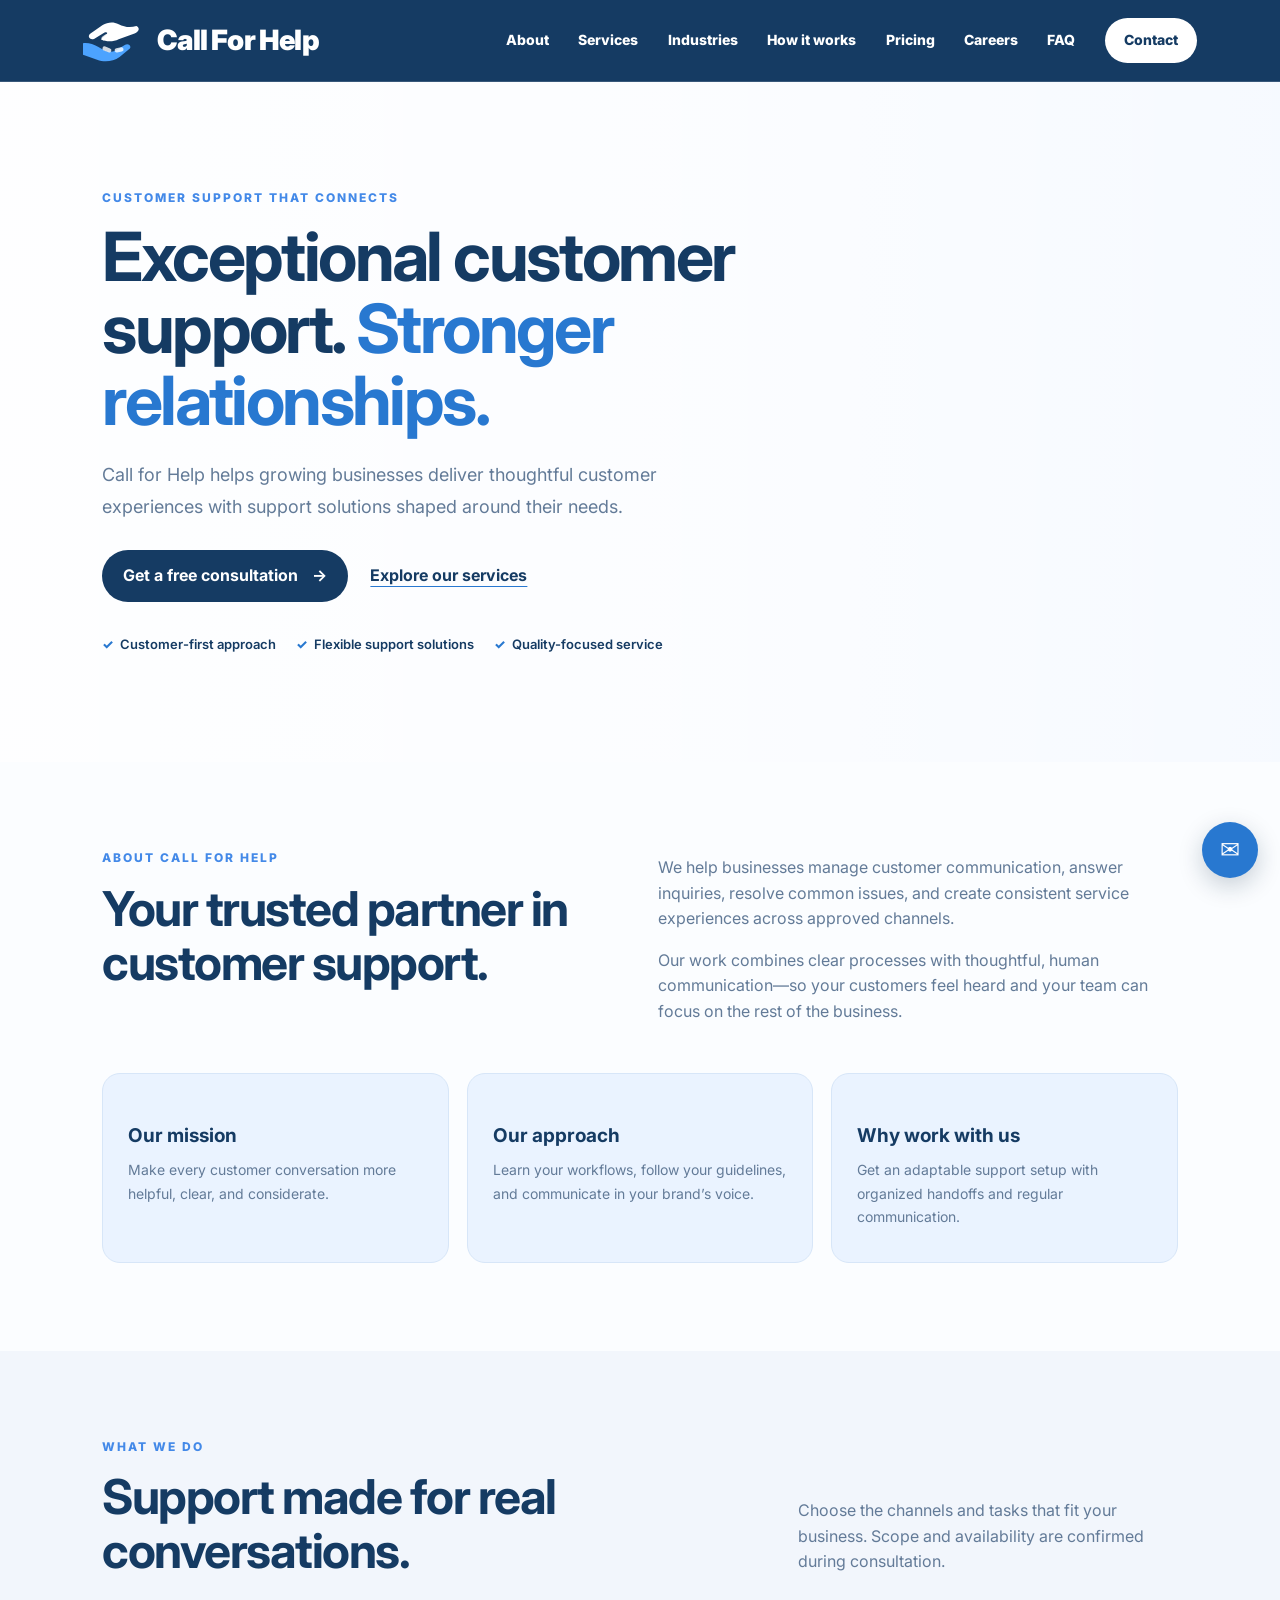
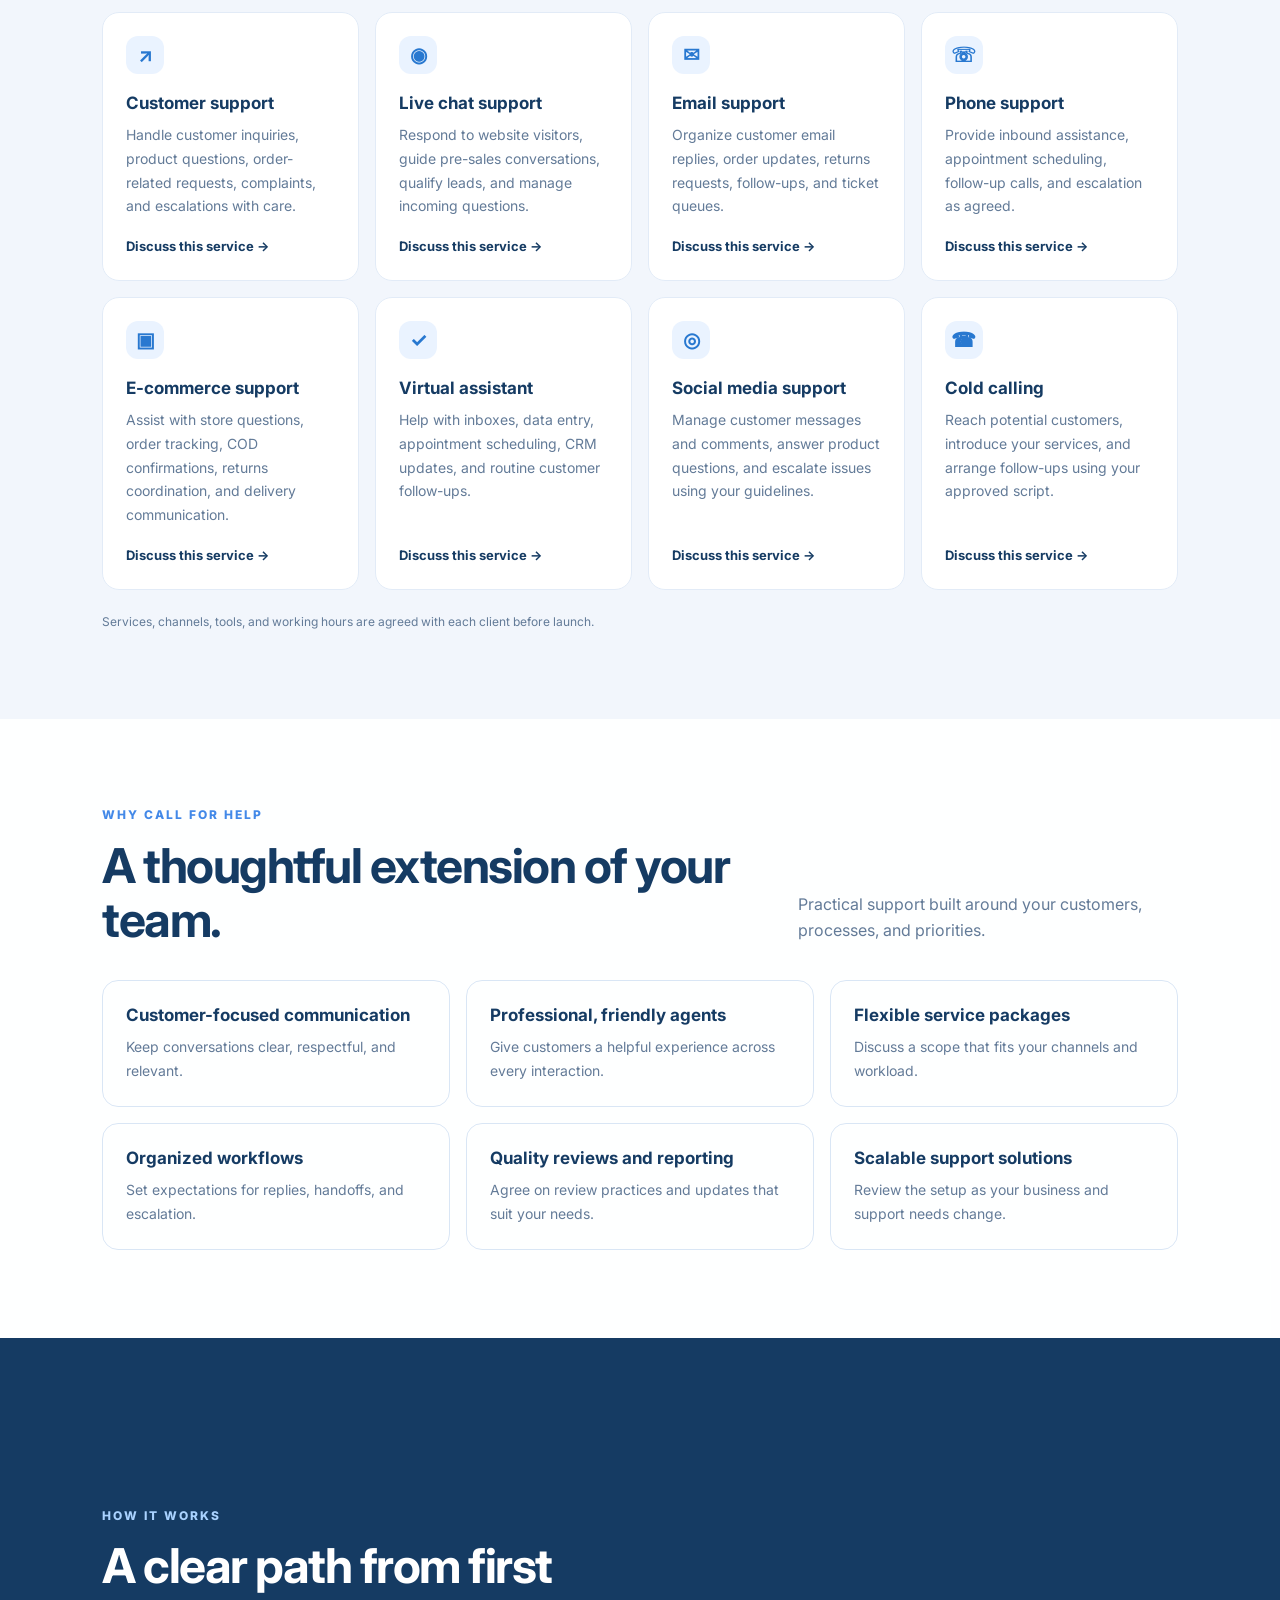
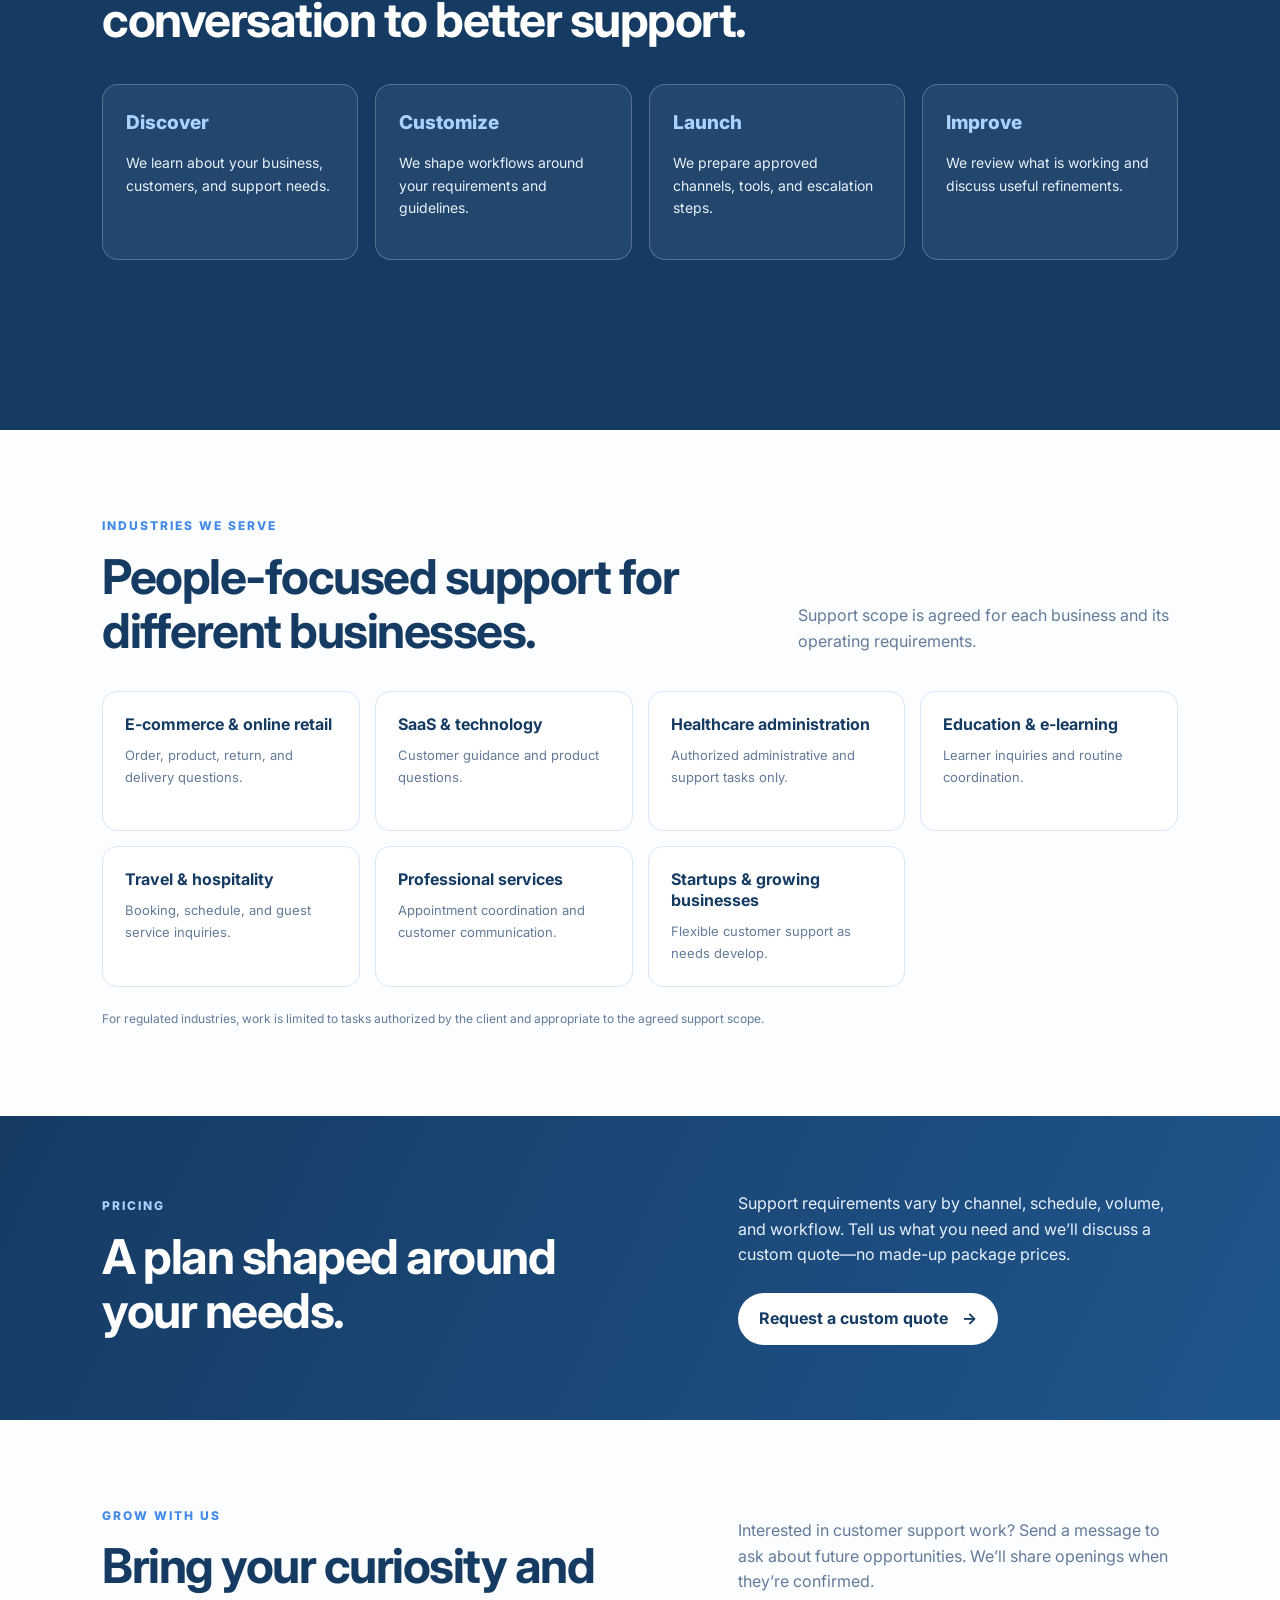
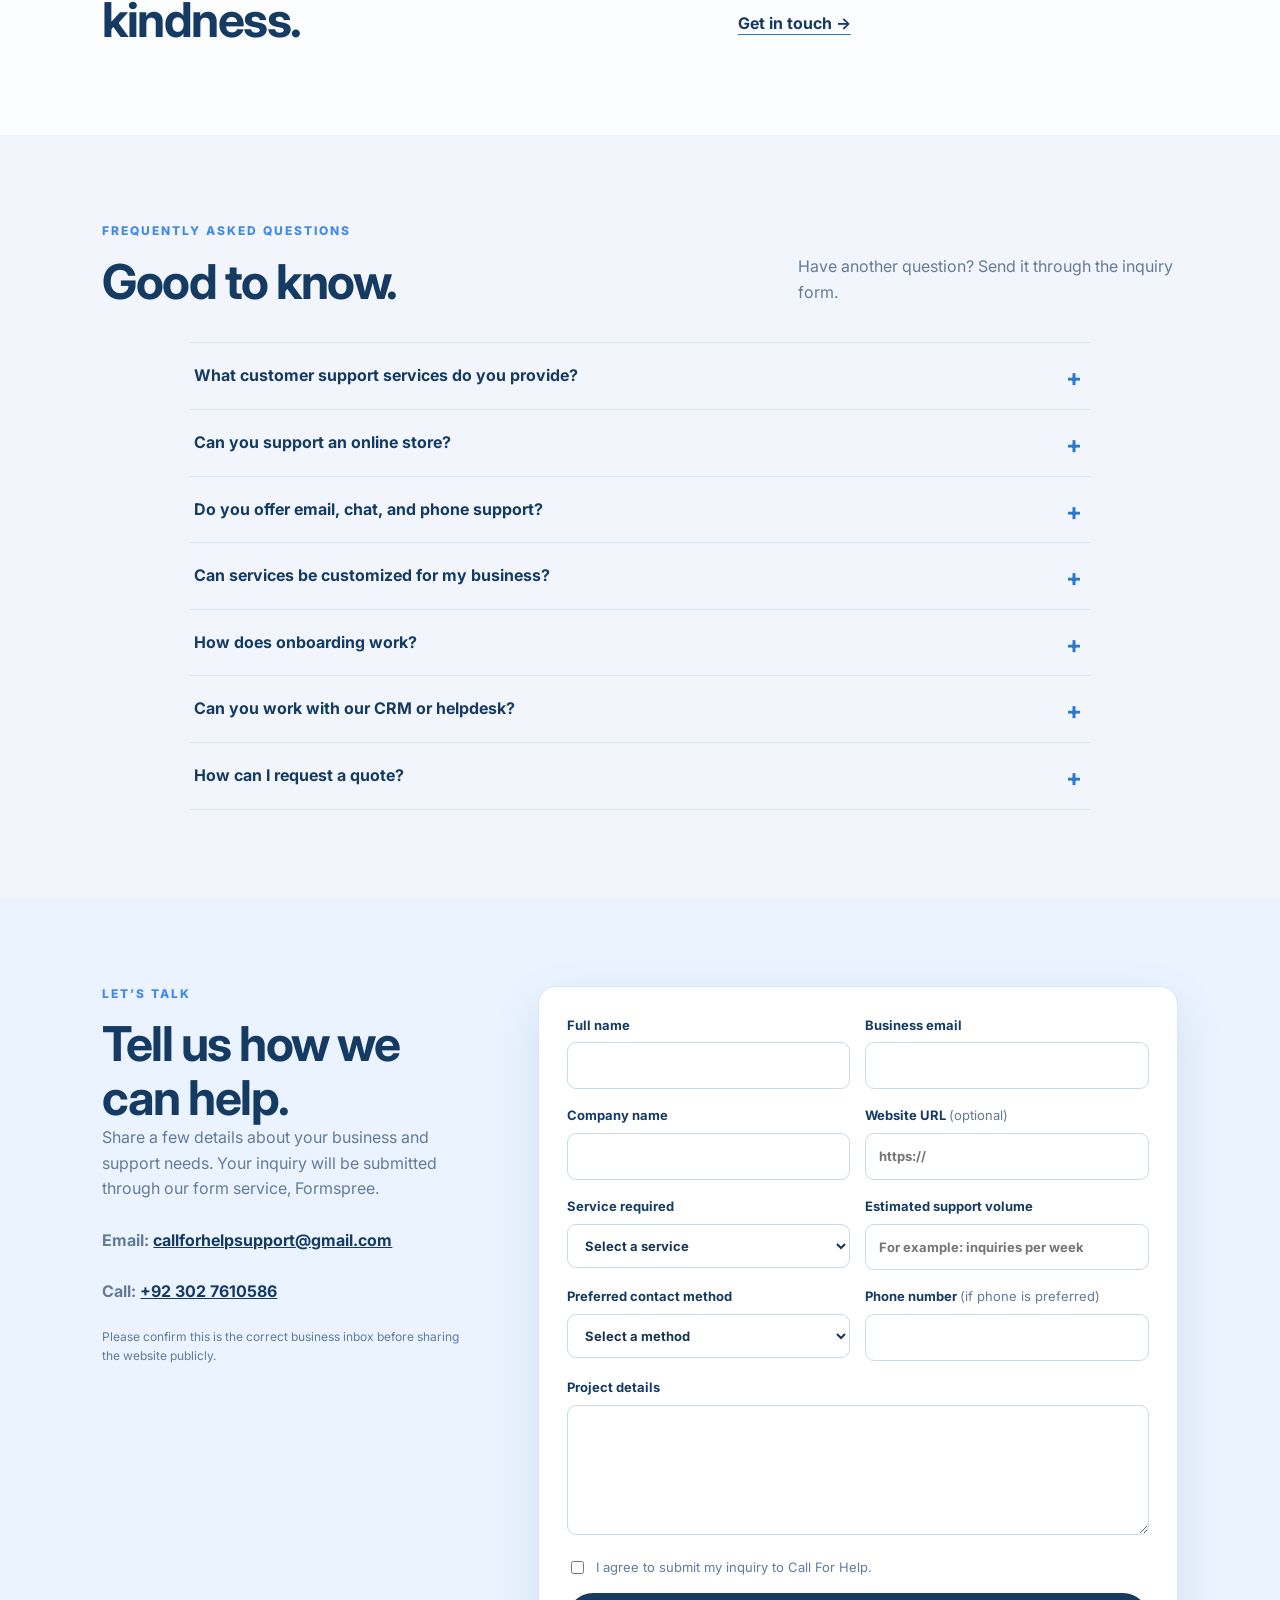
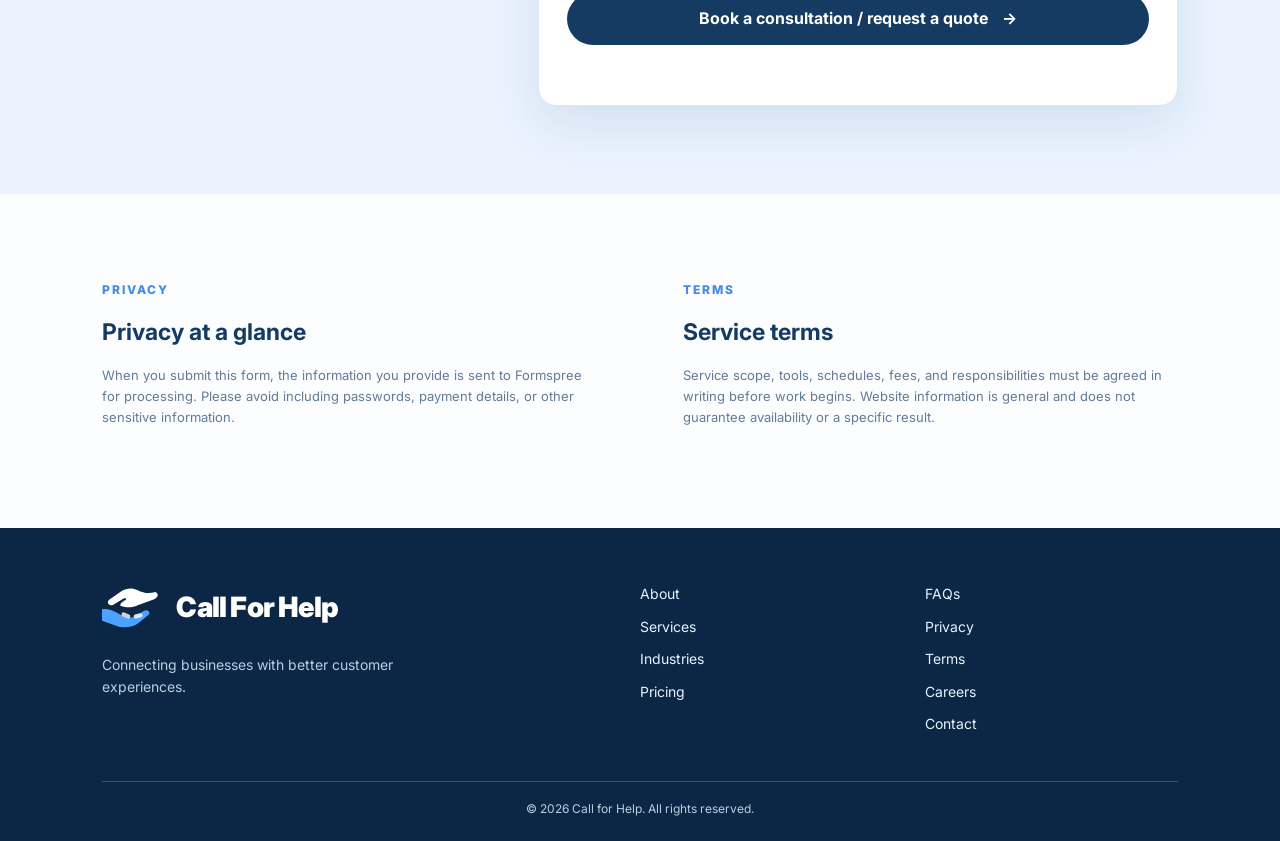
<file: index.html>
<!DOCTYPE html>
<html lang="en">
<head>
  <meta charset="UTF-8">
  <meta name="viewport" content="width=device-width, initial-scale=1.0">
  <meta name="description" content="Call For Help provides professional customer support, live chat, email support, e-commerce assistance, virtual assistant and social media support for growing businesses.">
  <meta name="theme-color" content="#153b63">
  <meta property="og:title" content="Call for Help | Customer Support Services">
  <meta property="og:description" content="Customer support that helps businesses build better customer experiences.">
  <meta property="og:type" content="website">
  <title>Call For Help | Customer Support, Live Chat & Virtual Assistant Services</title>
  <link rel="icon" type="image/png" sizes="96x96" href="/favicon-96(1).png">
  <script type="application/ld+json">
{
  "@context": "https://schema.org",
  "@type": "WebSite",
  "name": "Call For Help",
  "alternateName": "Call for Help",
  "url": "https://callforhelp.online/"
}
</script>
  <link rel="icon" type="image/png" sizes="96x96" href="/favicon-96.png">
  <link rel="icon" type="image/svg+xml" href="favicon.svg">
  <link rel="icon" type="image/png" sizes="48x48" href="/favicon-48.png">
  <link rel="preconnect" href="https://fonts.googleapis.com">
  <link rel="preconnect" href="https://fonts.gstatic.com" crossorigin>
  <link href="https://fonts.googleapis.com/css2?family=Inter:wght@400;500;600;700;800&display=swap" rel="stylesheet">
  <link rel="stylesheet" href="style.css">
</head>
<body>
  <header class="site-header">
    <a class="brand" href="#home" aria-label="Call for Help home">
      <svg class="brand-mark" viewBox="0 0 64 48" aria-hidden="true"><path d="M57 8c-7 2-13 1-19-2-6-3-12-2-17 1L8 16c-3 2-2 6 2 6 1 0 2 0 3-1l10-6c2-1 4 0 2 2l-6 5c6 3 13 3 19 0l17-6c5-2 6-6 2-8Z" fill="#ffffff"/><path d="M7 27c7-2 13 0 19 3l7 4c4 2 8 2 12 0l10-6c3-2 7 1 5 4L49 41c-7 5-16 6-24 3L8 38c-6-2-7-8-1-11Z" fill="#4ca3ff" transform="translate(-10 0)"/><path d="M22 21l3-2m8 0 4-2m-14 15 5 2m8 0 5-1" fill="none" stroke="#fff" stroke-width="1.5" stroke-linecap="round" opacity=".8"/></svg>
      <span>Call For Help</span>
    </a>
    <button class="menu-toggle" type="button" aria-label="Open navigation" aria-expanded="false" aria-controls="main-nav">
      <span></span><span></span><span></span>
    </button>
    <nav class="main-nav" id="main-nav" aria-label="Main navigation">
      <a href="about.html">About</a>
      <a href="services.html">Services</a>
      <a href="industries.html">Industries</a>
      <a href="#how-it-works">How it works</a>
      <a href="pricing.html">Pricing</a>
<a href="careers.html">Careers</a>
<a href="#faq">FAQ</a>
<a class="nav-cta" href="contact.html">Contact</a>
    </nav>
  </header>

  <main>
    <section class="hero" id="home">
      <video class="hero-background-video" autoplay muted loop playsinline preload="metadata" aria-hidden="true">
        <source src="call-for-help-hero.mp4" type="video/mp4">
      </video>
      <div class="hero-copy">
        <p class="eyebrow">CUSTOMER SUPPORT THAT CONNECTS</p>
        <h1>Exceptional customer support. <span>Stronger relationships.</span></h1>
        <p class="hero-lede">Call for Help helps growing businesses deliver thoughtful customer experiences with support solutions shaped around their needs.</p>
        <div class="hero-actions">
          <a class="button" href="#contact">Get a free consultation <span aria-hidden="true">→</span></a>
          <a class="text-link" href="#services">Explore our services</a>
        </div>
        <ul class="trust-points" aria-label="Our approach">
          <li>Customer-first approach</li>
          <li>Flexible support solutions</li>
          <li>Quality-focused service</li>
        </ul>
      </div>
    </section>

    <section class="intro section-wrap" id="about">

      <div class="section-title">
        <p class="eyebrow">ABOUT CALL FOR HELP</p>
        <h2>Your trusted partner in customer support.</h2>
      </div>
      <div class="intro-copy">
        <p>We help businesses manage customer communication, answer inquiries, resolve common issues, and create consistent service experiences across approved channels.</p>
        <p>Our work combines clear processes with thoughtful, human communication—so your customers feel heard and your team can focus on the rest of the business.</p>
      </div>
      <div class="about-grid">
        <article class="soft-card"><span class="card-icon"></span><h3>Our mission</h3><p>Make every customer conversation more helpful, clear, and considerate.</p></article>
        <article class="soft-card"><span class="card-icon"></span><h3>Our approach</h3><p>Learn your workflows, follow your guidelines, and communicate in your brand’s voice.</p></article>
        <article class="soft-card"><span class="card-icon"></span><h3>Why work with us</h3><p>Get an adaptable support setup with organized handoffs and regular communication.</p></article>
      </div>
    </section>

    <section class="services section-wrap" id="services">
      <div class="section-heading">
        <div><p class="eyebrow">WHAT WE DO</p><h2>Support made for real conversations.</h2></div>
        <p>Choose the channels and tasks that fit your business. Scope and availability are confirmed during consultation.</p>
      </div>
      <div class="service-grid">
        <article class="service-card"><span class="service-icon">↗</span><h3>Customer support</h3><p>Handle customer inquiries, product questions, order-related requests, complaints, and escalations with care.</p><a href="#contact">Discuss this service <span aria-hidden="true">→</span></a></article>
        <article class="service-card"><span class="service-icon">◉</span><h3>Live chat support</h3><p>Respond to website visitors, guide pre-sales conversations, qualify leads, and manage incoming questions.</p><a href="#contact">Discuss this service <span aria-hidden="true">→</span></a></article>
        <article class="service-card"><span class="service-icon">✉</span><h3>Email support</h3><p>Organize customer email replies, order updates, returns requests, follow-ups, and ticket queues.</p><a href="#contact">Discuss this service <span aria-hidden="true">→</span></a></article>
        <article class="service-card"><span class="service-icon">☏</span><h3>Phone support</h3><p>Provide inbound assistance, appointment scheduling, follow-up calls, and escalation as agreed.</p><a href="#contact">Discuss this service <span aria-hidden="true">→</span></a></article>
        <article class="service-card"><span class="service-icon">▣</span><h3>E-commerce support</h3><p>Assist with store questions, order tracking, COD confirmations, returns coordination, and delivery communication.</p><a href="#contact">Discuss this service <span aria-hidden="true">→</span></a></article>
        <article class="service-card"><span class="service-icon">✓</span><h3>Virtual assistant</h3><p>Help with inboxes, data entry, appointment scheduling, CRM updates, and routine customer follow-ups.</p><a href="#contact">Discuss this service <span aria-hidden="true">→</span></a></article>
        <article class="service-card"><span class="service-icon">◎</span><h3>Social media support</h3><p>Manage customer messages and comments, answer product questions, and escalate issues using your guidelines.</p><a href="#contact">Discuss this service <span aria-hidden="true">→</span></a></article>
        <article class="service-card"><span class="service-icon">☎</span><h3>Cold calling</h3><p>Reach potential customers, introduce your services, and arrange follow-ups using your approved script.</p><a href="#contact">Discuss this service <span aria-hidden="true">→</span></a></article>
      </div>
      <p class="fine-print">Services, channels, tools, and working hours are agreed with each client before launch.</p>
    </section>

    <section class="benefits section-wrap" id="why-us">
      <video class="benefits-background-video" autoplay muted loop playsinline preload="metadata" aria-hidden="true">
        <source src="why-call-for-help-bg.mp4" type="video/mp4">
      </video>
<div class="section-heading">
        <div><p class="eyebrow">WHY CALL FOR HELP</p><h2>A thoughtful extension of your team.</h2></div>
        <p>Practical support built around your customers, processes, and priorities.</p>
      </div>
      <div class="benefit-grid">
        <article><h3>Customer-focused communication</h3><p>Keep conversations clear, respectful, and relevant.</p></article>
        <article><h3>Professional, friendly agents</h3><p>Give customers a helpful experience across every interaction.</p></article>
        <article><h3>Flexible service packages</h3><p>Discuss a scope that fits your channels and workload.</p></article>
        <article><h3>Organized workflows</h3><p>Set expectations for replies, handoffs, and escalation.</p></article>
        <article><h3>Quality reviews and reporting</h3><p>Agree on review practices and updates that suit your needs.</p></article>
        <article><h3>Scalable support solutions</h3><p>Review the setup as your business and support needs change.</p></article>
      </div>
    </section>

    <section class="process" id="how-it-works">
      <div class="section-wrap">
        <p class="eyebrow">HOW IT WORKS</p>
        <h2>A clear path from first conversation to better support.</h2>
        <div class="process-grid">
          <article><span>Discover</span><p>We learn about your business, customers, and support needs.</p></article>
          <article><span>Customize</span><p>We shape workflows around your requirements and guidelines.</p></article>
          <article><span>Launch</span><p>We prepare approved channels, tools, and escalation steps.</p></article>
          <article><span>Improve</span><p>We review what is working and discuss useful refinements.</p></article>
        </div>
      </div>
    </section>

    <section class="industries section-wrap" id="industries">
      <div class="section-heading">
        <div><p class="eyebrow">INDUSTRIES WE SERVE</p><h2>People-focused support for different businesses.</h2></div>
        <p>Support scope is agreed for each business and its operating requirements.</p>
      </div>
      <div class="industry-grid">
        <article><h3>E-commerce & online retail</h3><p>Order, product, return, and delivery questions.</p></article>
        <article><h3>SaaS & technology</h3><p>Customer guidance and product questions.</p></article>
        <article><h3>Healthcare administration</h3><p>Authorized administrative and support tasks only.</p></article>
        <article><h3>Education & e-learning</h3><p>Learner inquiries and routine coordination.</p></article>
        <article><h3>Travel & hospitality</h3><p>Booking, schedule, and guest service inquiries.</p></article>
        <article><h3>Professional services</h3><p>Appointment coordination and customer communication.</p></article>
        <article><h3>Startups & growing businesses</h3><p>Flexible customer support as needs develop.</p></article>
      </div>
      <p class="fine-print">For regulated industries, work is limited to tasks authorized by the client and appropriate to the agreed support scope.</p>
    </section>

    <section class="pricing" id="pricing">
      <div class="pricing-inner">
        <div><p class="eyebrow">PRICING</p><h2>A plan shaped around your needs.</h2></div>
        <div><p>Support requirements vary by channel, schedule, volume, and workflow. Tell us what you need and we’ll discuss a custom quote—no made-up package prices.</p><a class="button button-light" href="#contact">Request a custom quote <span aria-hidden="true">→</span></a></div>
      </div>
    </section>

    <section class="careers section-wrap" id="careers">
      <div><p class="eyebrow">GROW WITH US</p><h2>Bring your curiosity and kindness.</h2></div>
      <div><p>Interested in customer support work? Send a message to ask about future opportunities. We’ll share openings when they’re confirmed.</p><a class="text-link" href="#contact">Get in touch <span aria-hidden="true">→</span></a></div>
    </section>

    <section class="faq section-wrap" id="faq">
      <div class="section-heading"><div><p class="eyebrow">FREQUENTLY ASKED QUESTIONS</p><h2>Good to know.</h2></div><p>Have another question? Send it through the inquiry form.</p></div>
      <div class="faq-list">
        <details><summary>What customer support services do you provide?</summary><p>Possible services include customer support, live chat, email, phone, e-commerce, virtual assistant, social media, and cold calling. We confirm the available scope together.</p></details>
        <details><summary>Can you support an online store?</summary><p>We can discuss order status, product questions, COD confirmation, returns coordination, and delivery-related communication according to your store processes.</p></details>
        <details><summary>Do you offer email, chat, and phone support?</summary><p>These channels can be discussed during consultation. Availability and coverage depend on the agreed service scope.</p></details>
        <details><summary>Can services be customized for my business?</summary><p>Yes. We can discuss your channels, workflows, guidelines, schedule, and escalation requirements before agreeing on a setup.</p></details>
        <details><summary>How does onboarding work?</summary><p>We start by learning your business and support needs, then agree on workflows, approved tools, guidelines, and launch steps.</p></details>
        <details><summary>Can you work with our CRM or helpdesk?</summary><p>Tell us which tools you use. Any access, compatibility, and integration needs must be reviewed and agreed before work begins.</p></details>
        <details><summary>How can I request a quote?</summary><p>Use the inquiry form below and include your service needs, expected support volume, and preferred contact method.</p></details>
      </div>
    </section>

    <section class="contact-section" id="contact">
      <div class="section-wrap contact-layout">
        <div class="contact-copy">
          <p class="eyebrow">LET’S TALK</p>
          <h2>Tell us how we can help.</h2>
          <p>Share a few details about your business and support needs. Your inquiry will be submitted through our form service, Formspree.</p>
          <p class="contact-email">Email: <a href="mailto:callforhelpsupport@gmail.com">callforhelpsupport@gmail.com</a></p>
          <p class="contact-email">Call: <a href="tel:+923027610586">+92 302 7610586</a></p>
          <p class="fine-print">Please confirm this is the correct business inbox before sharing the website publicly.</p>
        </div>
        <form class="contact-form" id="inquiry-form">
          <div class="form-row">
            <label>Full name<input name="name" autocomplete="name" required></label>
            <label>Business email<input name="email" type="email" autocomplete="email" required></label>
          </div>
          <div class="form-row">
            <label>Company name<input name="company" autocomplete="organization" required></label>
            <label>Website URL <span>(optional)</span><input name="website" type="url" placeholder="https://"></label>
          </div>
          <div class="form-row">
            <label>Service required<select name="service" required><option value="" selected disabled>Select a service</option><option>Customer support</option><option>Live chat support</option><option>Email support</option><option>Phone support</option><option>E-commerce support</option><option>Virtual assistant</option><option>Social media support</option><option>Cold calling</option><option>Not sure yet</option></select></label>
            <label>Estimated support volume<input name="volume" placeholder="For example: inquiries per week" required></label>
          </div>
          <div class="form-row">
            <label>Preferred contact method<select name="contactMethod" required><option value="" selected disabled>Select a method</option><option>Email</option><option>Phone</option><option>Video call</option></select></label>
            <label>Phone number <span>(if phone is preferred)</span><input name="phone" type="tel" autocomplete="tel"></label>
          </div>
          <label>Project details<textarea name="details" rows="5" required></textarea></label>
          <label class="honeypot" aria-hidden="true">Leave this field empty<input name="website_check" tabindex="-1" autocomplete="off"></label>
          <label class="consent"><input name="consent" type="checkbox" required><span>I agree to submit my inquiry to Call For Help.</span></label>
          <button class="button" type="submit">Book a consultation / request a quote <span aria-hidden="true">→</span></button>
          <p class="form-status" id="form-status" role="status" aria-live="polite"></p>
        </form>
      </div>
    </section>

    <section class="legal section-wrap" id="privacy">
      <div><p class="eyebrow">PRIVACY</p><h2>Privacy at a glance</h2><p>When you submit this form, the information you provide is sent to Formspree for processing. Please avoid including passwords, payment details, or other sensitive information.</p></div>
      <div id="terms"><p class="eyebrow">TERMS</p><h2>Service terms</h2><p>Service scope, tools, schedules, fees, and responsibilities must be agreed in writing before work begins. Website information is general and does not guarantee availability or a specific result.</p></div>
    </section>
  </main>

  <footer class="site-footer">
    <div class="footer-brand"><a class="brand" href="#home"><svg class="brand-mark" viewBox="0 0 64 48" aria-hidden="true"><path d="M57 8c-7 2-13 1-19-2-6-3-12-2-17 1L8 16c-3 2-2 6 2 6 1 0 2 0 3-1l10-6c2-1 4 0 2 2l-6 5c6 3 13 3 19 0l17-6c5-2 6-6 2-8Z" fill="#ffffff"/><path d="M7 27c7-2 13 0 19 3l7 4c4 2 8 2 12 0l10-6c3-2 7 1 5 4L49 41c-7 5-16 6-24 3L8 38c-6-2-7-8-1-11Z" fill="#4ca3ff" transform="translate(-10 0)"/><path d="M22 21l3-2m8 0 4-2m-14 15 5 2m8 0 5-1" fill="none" stroke="#fff" stroke-width="1.5" stroke-linecap="round" opacity=".8"/></svg><span>Call For Help</span></a><p>Connecting businesses with better customer experiences.</p></div>
    <div class="footer-links">
  <a href="about.html">About</a>
  <a href="services.html">Services</a>
  <a href="industries.html">Industries</a>
  <a href="pricing.html">Pricing</a>
</div>

<div class="footer-links">
  <a href="#faq">FAQs</a>
  <a href="#privacy">Privacy</a>
  <a href="#terms">Terms</a>
  <a href="careers.html">Careers</a>
  <a href="contact.html">Contact</a>
</div>
    <p class="copyright">© <span id="current-year">2026</span> Call for Help. All rights reserved.</p>
  </footer>

  <section class="chat-popover" id="chat-popover" role="dialog" aria-label="Contact Call for Help" hidden>
    <div class="chat-popover-head">
      <span class="chat-status" aria-hidden="true"></span>
      <div><strong>Call for Help</strong><small>How can we help?</small></div>
      <button class="chat-close" id="chat-close" type="button" aria-label="Close contact box">×</button>
    </div>
    <p>Send us your question or tell us about the support your business needs.</p>
    <a class="chat-action" href="#contact" id="chat-form-link">Open inquiry form <span aria-hidden="true">→</span></a>
    <a class="chat-email" href="tel:+923027610586">Call +92 302 7610586</a>
    <a class="chat-email" href="mailto:callforhelpsupport@gmail.com">Email Call for Help</a>
  </section>
  <button class="floating-contact" id="chat-toggle" type="button" aria-label="Open contact box" aria-expanded="false" aria-controls="chat-popover">✉</button>
  <script src="Script.js"></script>
</body>
</html>
</file>
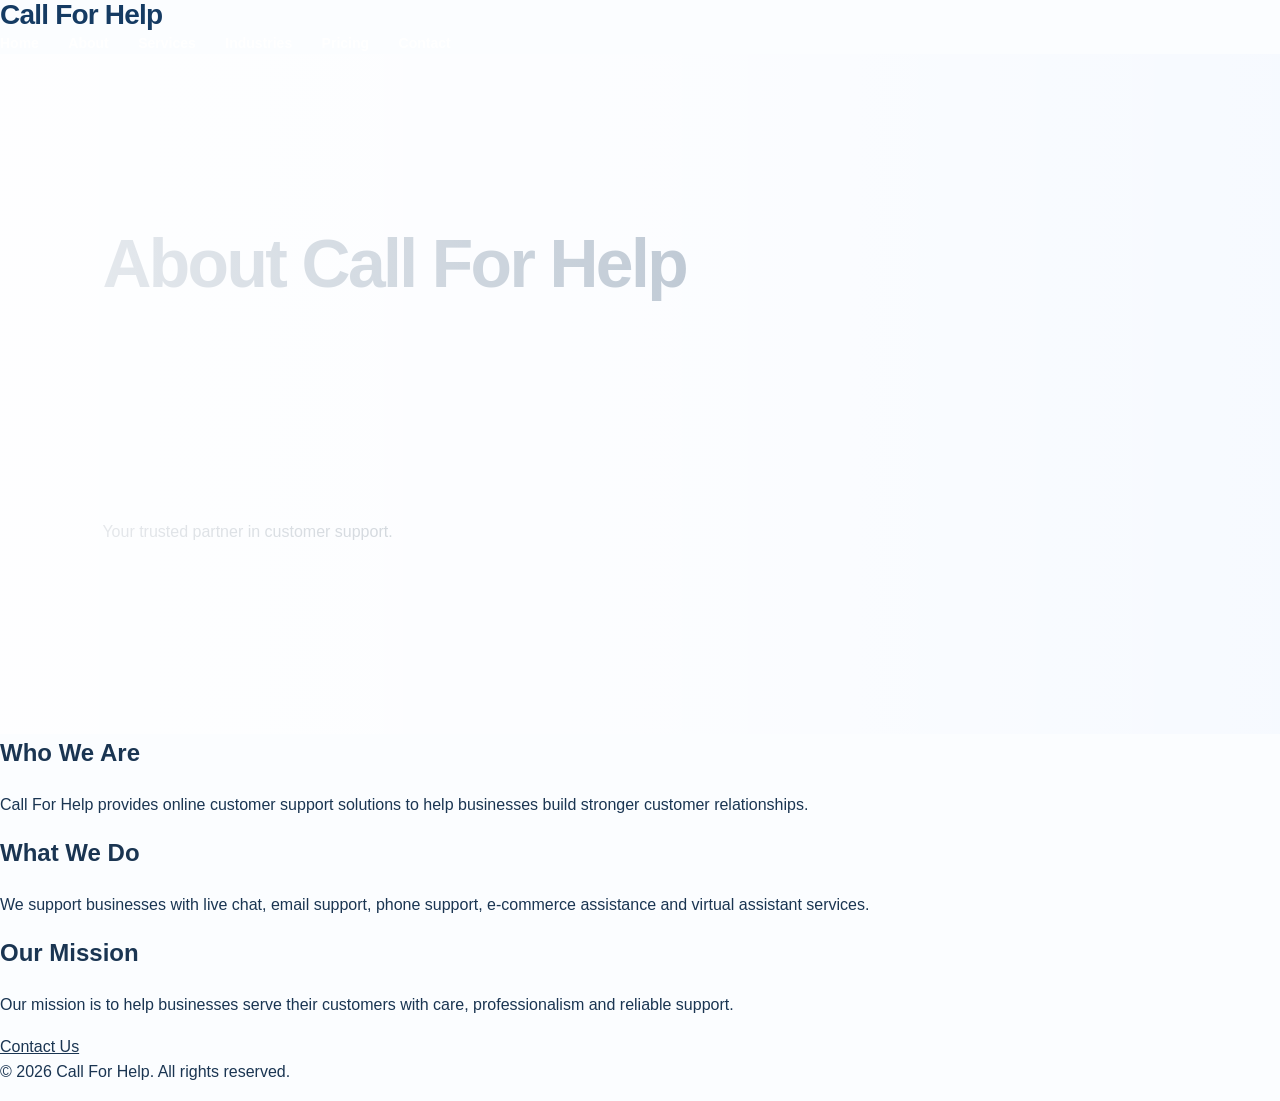
<file: about.html>
<!DOCTYPE html>
<html lang="en">
<head>
  <meta charset="UTF-8">
  <meta name="viewport" content="width=device-width, initial-scale=1.0">
  <title>About Call For Help | Customer Support Company</title>
  <meta name="description" content="Learn about Call For Help, an online customer support service provider offering live chat, email, phone and virtual assistant support for businesses.">
  <link rel="icon" type="image/svg+xml" href="favicon.svg">
  <link rel="stylesheet" href="style.css">
</head>
<body>

  <header>
    <a class="brand" href="index.html">
      <span>Call For Help</span>
    </a>

    <nav class="main-nav" aria-label="Main navigation">
      <a href="index.html">Home</a>
      <a href="about.html">About</a>
      <a href="index.html#services">Services</a>
      <a href="index.html#industries">Industries</a>
      <a href="index.html#pricing">Pricing</a>
      <a href="index.html#contact">Contact</a>
    </nav>
  </header>

  <main>
    <section class="hero">
      <h1>About Call For Help</h1>
      <p>Your trusted partner in customer support.</p>
    </section>

    <section class="section">
      <h2>Who We Are</h2>
      <p>
        Call For Help provides online customer support solutions
        to help businesses build stronger customer relationships.
      </p>

      <h2>What We Do</h2>
      <p>
        We support businesses with live chat, email support,
        phone support, e-commerce assistance and virtual assistant services.
      </p>

      <h2>Our Mission</h2>
      <p>
        Our mission is to help businesses serve their customers
        with care, professionalism and reliable support.
      </p>

      <a href="index.html#contact">Contact Us</a>
    </section>
  </main>

  <footer>
    <p>© 2026 Call For Help. All rights reserved.</p>
  </footer>

</body>
</html>
</file>
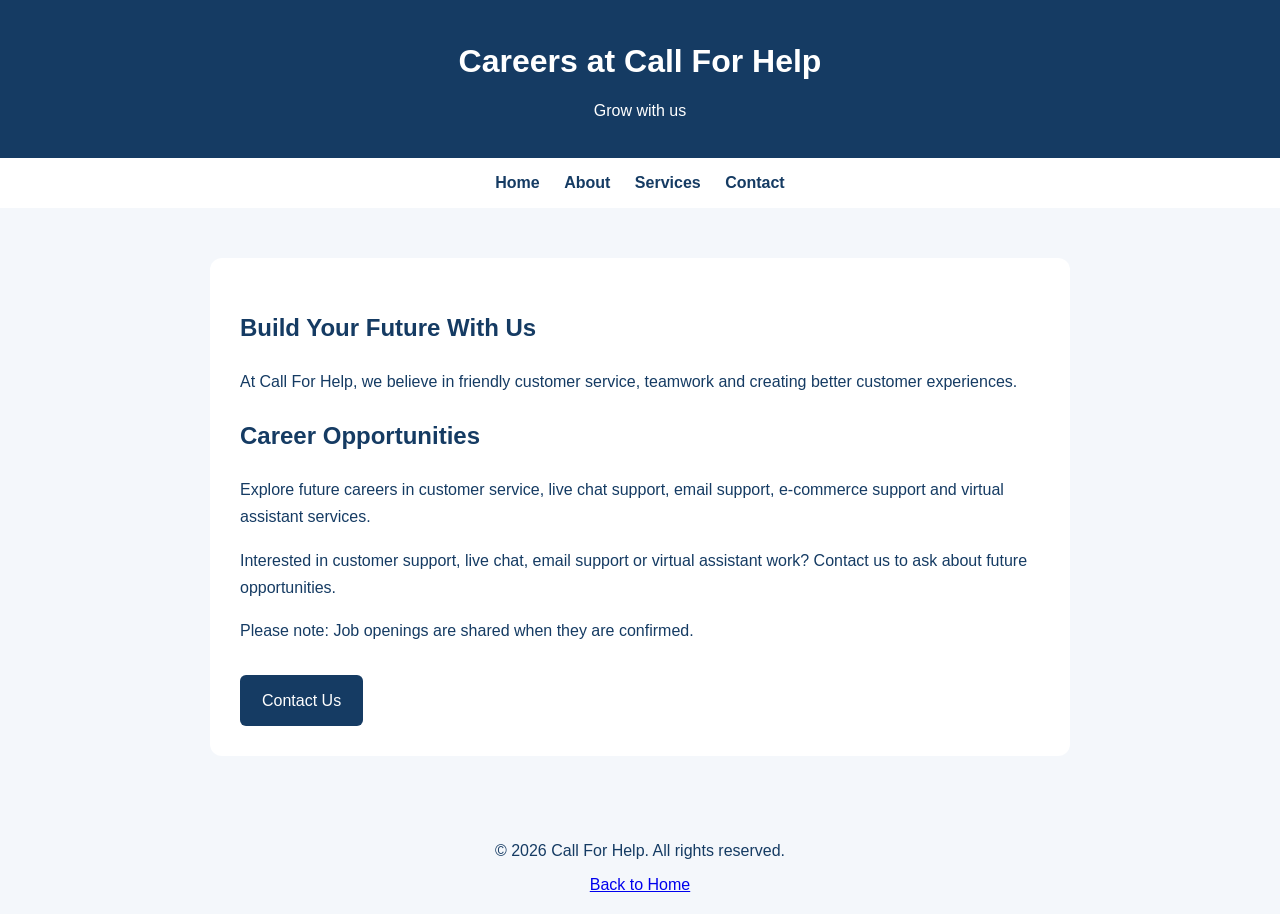
<file: careers.html>
<!DOCTYPE html>
<html lang="en">
<head>
  <meta charset="UTF-8">
  <meta name="viewport" content="width=device-width, initial-scale=1.0">

  <title>Careers | Call For Help</title>

  <meta name="description" content="Explore career opportunities at Call For Help. Contact us to ask about future customer support and virtual assistant openings.">

  <style>
    body {
      margin: 0;
      font-family: Arial, sans-serif;
      background: #f4f7fb;
      color: #153b63;
    }

    header {
      background: #153b63;
      color: white;
      padding: 22px;
      text-align: center;
    }

    nav {
      background: white;
      padding: 16px;
      text-align: center;
    }

    nav a {
      color: #153b63;
      text-decoration: none;
      margin: 10px;
      font-weight: bold;
    }

    main {
      max-width: 800px;
      margin: 50px auto;
      padding: 30px;
      background: white;
      border-radius: 12px;
      line-height: 1.7;
    }

    h2 {
      color: #153b63;
    }

    .contact-button {
      display: inline-block;
      background: #153b63;
      color: white;
      padding: 12px 22px;
      border-radius: 6px;
      text-decoration: none;
      margin-top: 15px;
    }

    footer {
      text-align: center;
      padding: 20px;
    }
  </style>
</head>

<body>

  <header>
    <h1>Careers at Call For Help</h1>
    <p>Grow with us</p>
  </header>

  <nav>
    <a href="index.html">Home</a>
    <a href="about.html">About</a>
    <a href="services.html">Services</a>
    <a href="contact.html">Contact</a>
  </nav>

  <main>
    <h2>Build Your Future With Us</h2>

    <p>
      At Call For Help, we believe in friendly customer service,
      teamwork and creating better customer experiences.
    </p>

    <h2>Career Opportunities</h2>
    <p>
  Explore future careers in customer service, live chat support,
  email support, e-commerce support and virtual assistant services.
</p>

    <p>
      Interested in customer support, live chat, email support
      or virtual assistant work? Contact us to ask about future
      opportunities.
    </p>

    <p>
      Please note: Job openings are shared when they are confirmed.
    </p>

    <a class="contact-button" href="contact.html">
      Contact Us
    </a>
  </main>

  <footer>
    <p>© 2026 Call For Help. All rights reserved.</p>
    <a href="index.html">Back to Home</a>
  </footer>

</body>
</html>
</file>
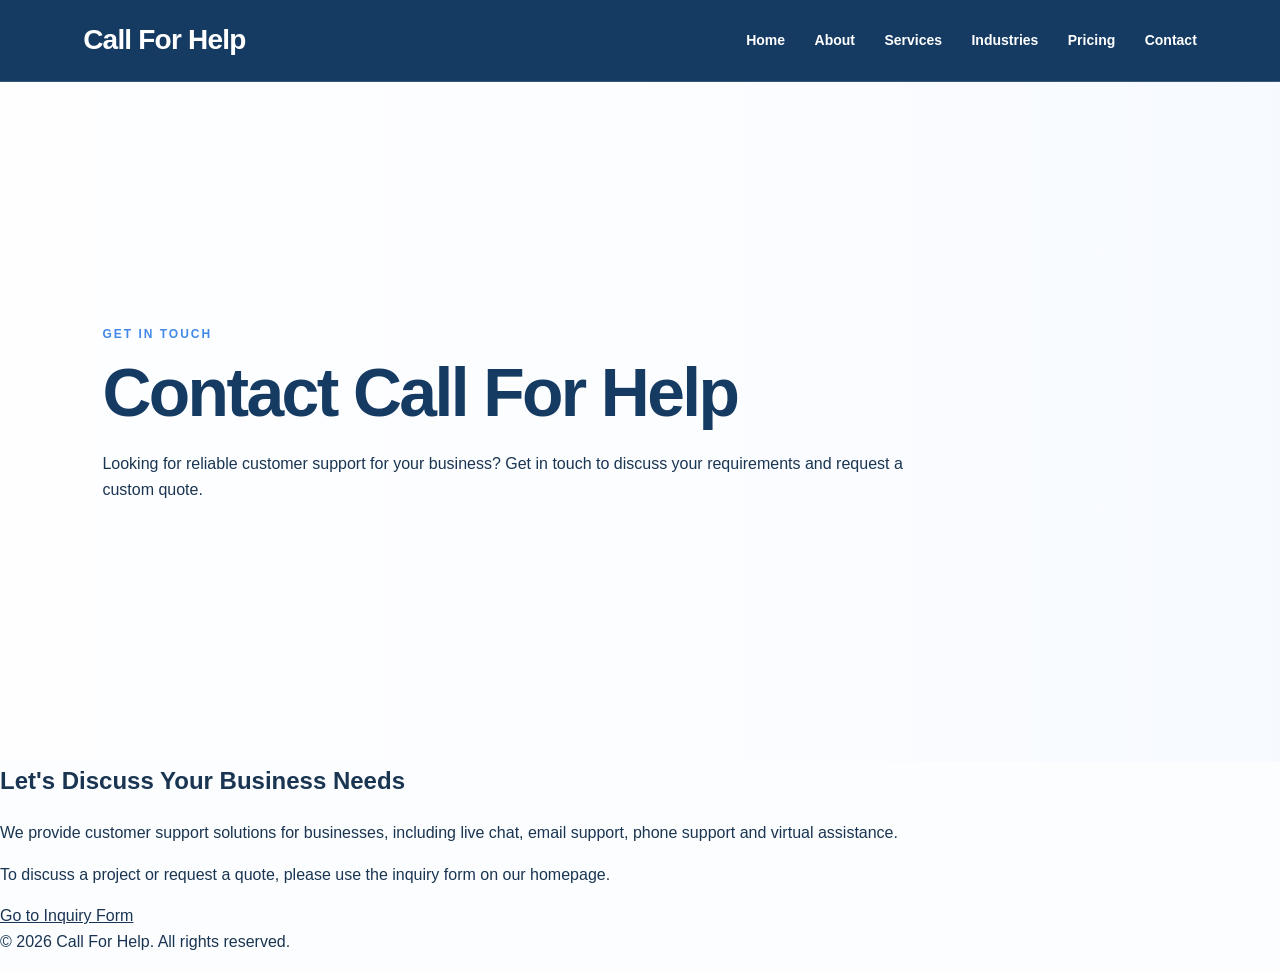
<file: contact.html>
<!DOCTYPE html>
<html lang="en">
<head>
  <meta charset="UTF-8">
  <meta name="viewport" content="width=device-width, initial-scale=1.0">
  <title>Contact Customer Support Services | Call For Help</title>
  <meta name="description" content="Contact Call For Help to discuss live chat, email, phone support, e-commerce assistance and virtual assistant services for your business. Request a customized quote.">
  <link rel="icon" type="image/svg+xml" href="favicon.svg">
  <link rel="stylesheet" href="style.css">
</head>
<body>
  <header class="site-header">
    <a class="brand" href="index.html">
      <span>Call For Help</span>
    </a>
    <nav class="main-nav">
      <a href="index.html">Home</a>
      <a href="about.html">About</a>
      <a href="services.html">Services</a>
      <a href="industries.html">Industries</a>
      <a href="pricing.html">Pricing</a>
      <a href="contact.html">Contact</a>
    </nav>
  </header>

  <main>
    <section class="hero">
      <div class="hero-copy">
        <p class="eyebrow">GET IN TOUCH</p>
        <h1>Contact Call For Help</h1>
        <p>Looking for reliable customer support for your business? Get in touch to discuss your requirements and request a custom quote.</p>
      </div>
    </section>

    <section class="section">
      <h2>Let's Discuss Your Business Needs</h2>
      <p>We provide customer support solutions for businesses, including live chat, email support, phone support and virtual assistance.</p>
      <p>To discuss a project or request a quote, please use the inquiry form on our homepage.</p>
      <a href="index.html#contact">Go to Inquiry Form</a>
    </section>
  </main>

  <footer>
    <p>© 2026 Call For Help. All rights reserved.</p>
  </footer>
</body>
</html>
</file>
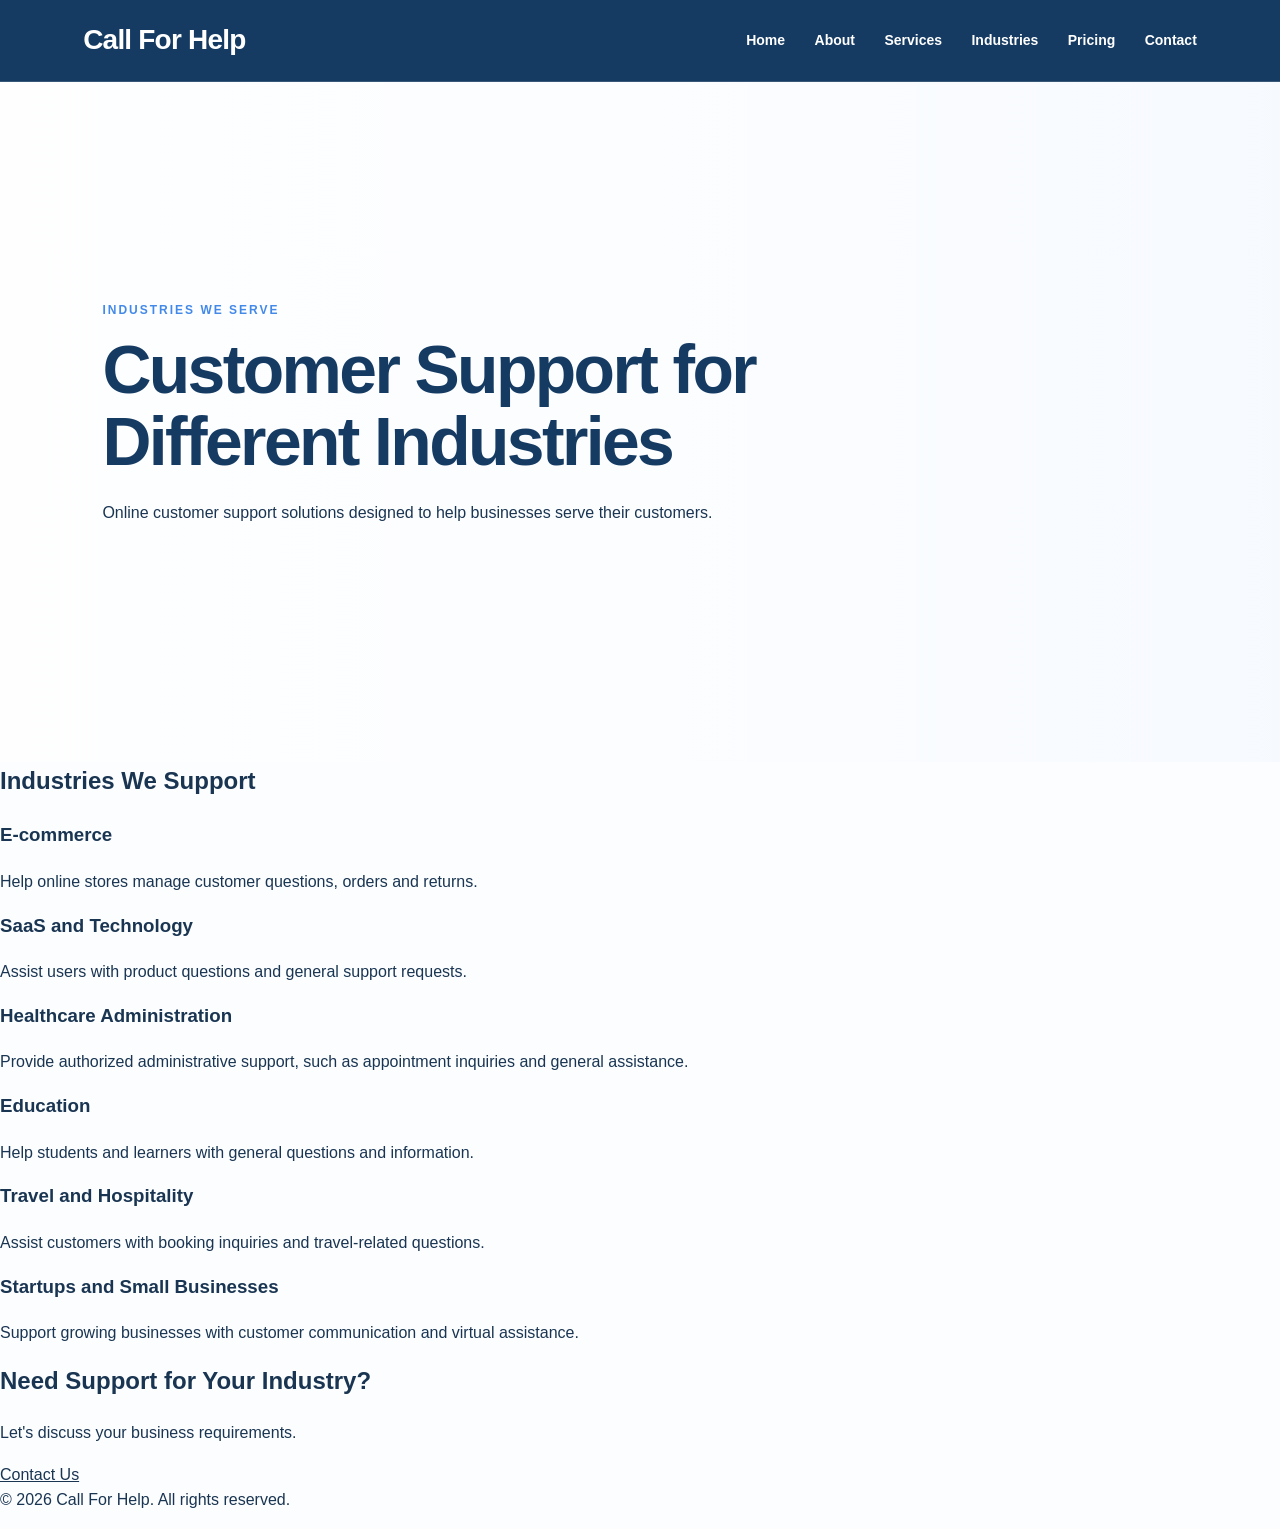
<file: industries.html>
<!DOCTYPE html>
<html lang="en">
<head>
  <meta charset="UTF-8">
  <meta name="viewport" content="width=device-width, initial-scale=1.0">
<title>Industries We Support | Customer Service Solutions</title>
  <meta name="description" content="Discover how Call For Help supports e-commerce, SaaS, healthcare administration, education, travel and small businesses with online customer service and virtual assistance.">
  <link rel="icon" type="image/svg+xml" href="favicon.svg">
  <link rel="stylesheet" href="style.css">
</head>
<body>
  <header class="site-header">
    <a class="brand" href="index.html">
      <span>Call For Help</span>
    </a>
    <nav class="main-nav">
      <a href="index.html">Home</a>
      <a href="about.html">About</a>
      <a href="services.html">Services</a>
      <a href="industries.html">Industries</a>
      <a href="index.html#pricing">Pricing</a>
      <a href="index.html#contact">Contact</a>
    </nav>
  </header>

  <main>
    <section class="hero">
      <div class="hero-copy">
        <p class="eyebrow">INDUSTRIES WE SERVE</p>
        <h1>Customer Support for Different Industries</h1>
        <p>Online customer support solutions designed to help businesses serve their customers.</p>
      </div>
    </section>

    <section class="section">
      <h2>Industries We Support</h2>

      <h3>E-commerce</h3>
      <p>Help online stores manage customer questions, orders and returns.</p>

      <h3>SaaS and Technology</h3>
      <p>Assist users with product questions and general support requests.</p>

      <h3>Healthcare Administration</h3>
      <p>Provide authorized administrative support, such as appointment inquiries and general assistance.</p>

      <h3>Education</h3>
      <p>Help students and learners with general questions and information.</p>

      <h3>Travel and Hospitality</h3>
      <p>Assist customers with booking inquiries and travel-related questions.</p>

      <h3>Startups and Small Businesses</h3>
      <p>Support growing businesses with customer communication and virtual assistance.</p>

      <h2>Need Support for Your Industry?</h2>
      <p>Let's discuss your business requirements.</p>
      <a href="index.html#contact">Contact Us</a>
    </section>
  </main>

  <footer>
    <p>© 2026 Call For Help. All rights reserved.</p>
  </footer>
</body>
</html>
</file>
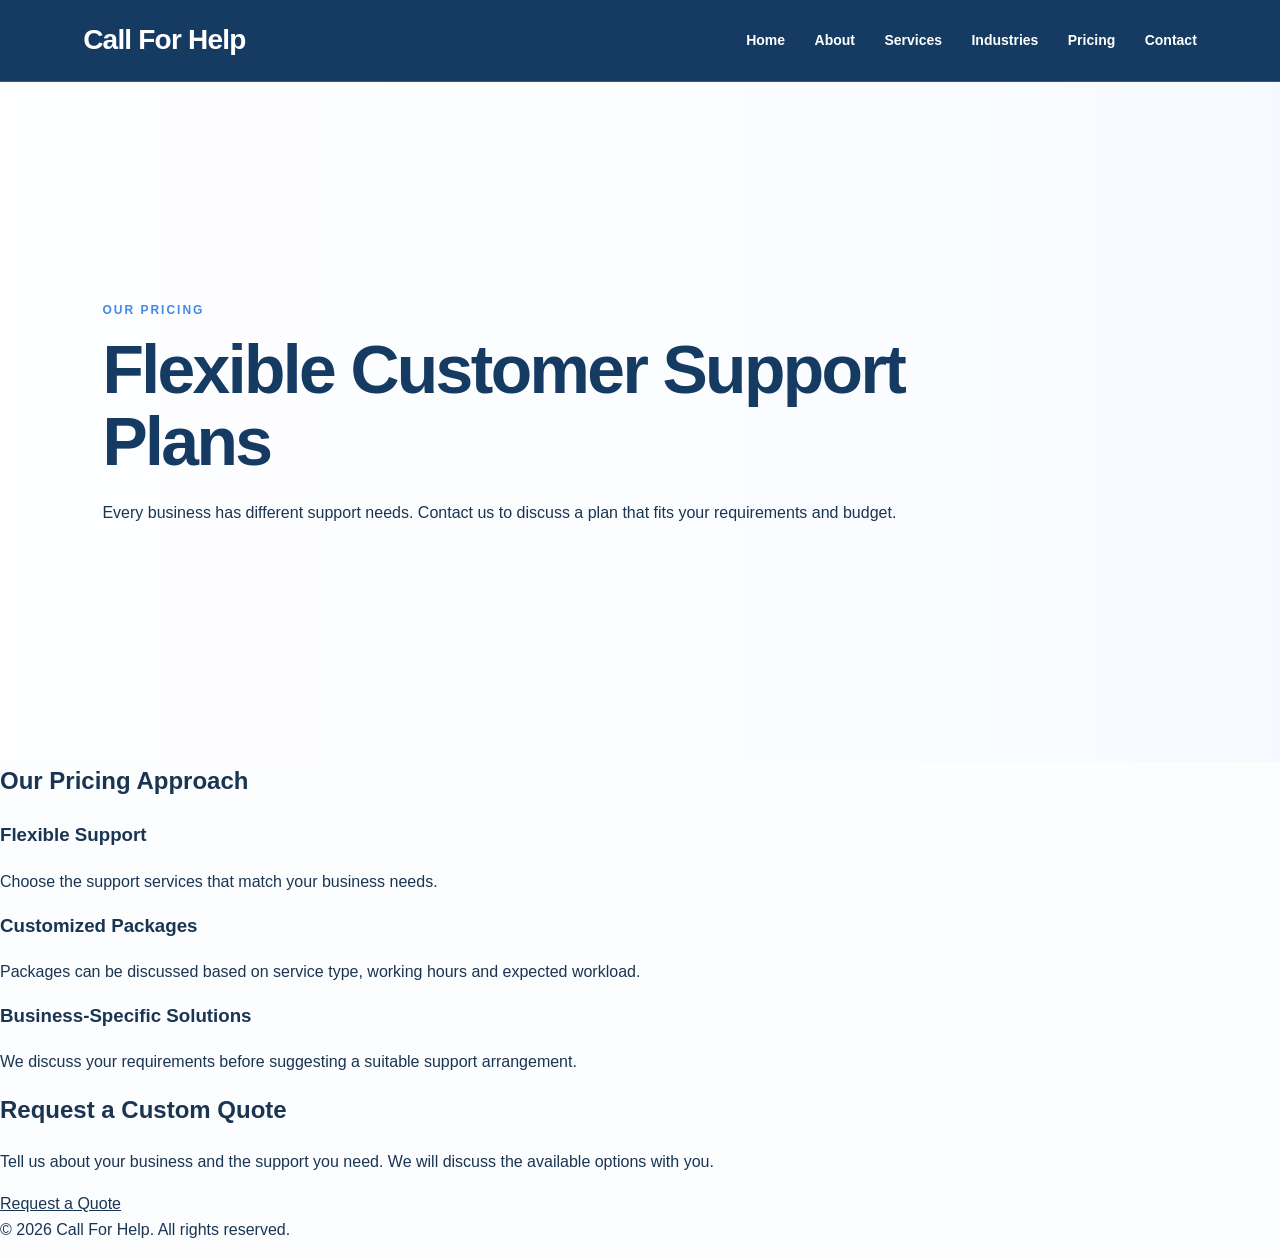
<file: pricing.html>
<!DOCTYPE html>
<html lang="en">
<head>
  <meta charset="UTF-8">
  <meta name="viewport" content="width=device-width, initial-scale=1.0">
  <title>Customer Support Pricing & Plans | Call For Help</title>
  <meta name="description" content="Explore flexible customer support pricing from Call For Help. Discuss customized plans for live chat, email, phone support and virtual assistance based on your business needs.">
  <link rel="icon" type="image/svg+xml" href="favicon.svg">
  <link rel="stylesheet" href="style.css">
</head>
<body>
  <header class="site-header">
    <a class="brand" href="index.html">
      <span>Call For Help</span>
    </a>
    <nav class="main-nav">
      <a href="index.html">Home</a>
      <a href="about.html">About</a>
      <a href="services.html">Services</a>
      <a href="industries.html">Industries</a>
      <a href="pricing.html">Pricing</a>
      <a href="index.html#contact">Contact</a>
    </nav>
  </header>

  <main>
    <section class="hero">
      <div class="hero-copy">
        <p class="eyebrow">OUR PRICING</p>
        <h1>Flexible Customer Support Plans</h1>
        <p>Every business has different support needs. Contact us to discuss a plan that fits your requirements and budget.</p>
      </div>
    </section>

    <section class="section">
      <h2>Our Pricing Approach</h2>

      <h3>Flexible Support</h3>
      <p>Choose the support services that match your business needs.</p>

      <h3>Customized Packages</h3>
      <p>Packages can be discussed based on service type, working hours and expected workload.</p>

      <h3>Business-Specific Solutions</h3>
      <p>We discuss your requirements before suggesting a suitable support arrangement.</p>

      <h2>Request a Custom Quote</h2>
      <p>Tell us about your business and the support you need. We will discuss the available options with you.</p>

      <a href="index.html#contact">Request a Quote</a>
    </section>
  </main>

  <footer>
    <p>© 2026 Call For Help. All rights reserved.</p>
  </footer>
</body>
</html>
</file>
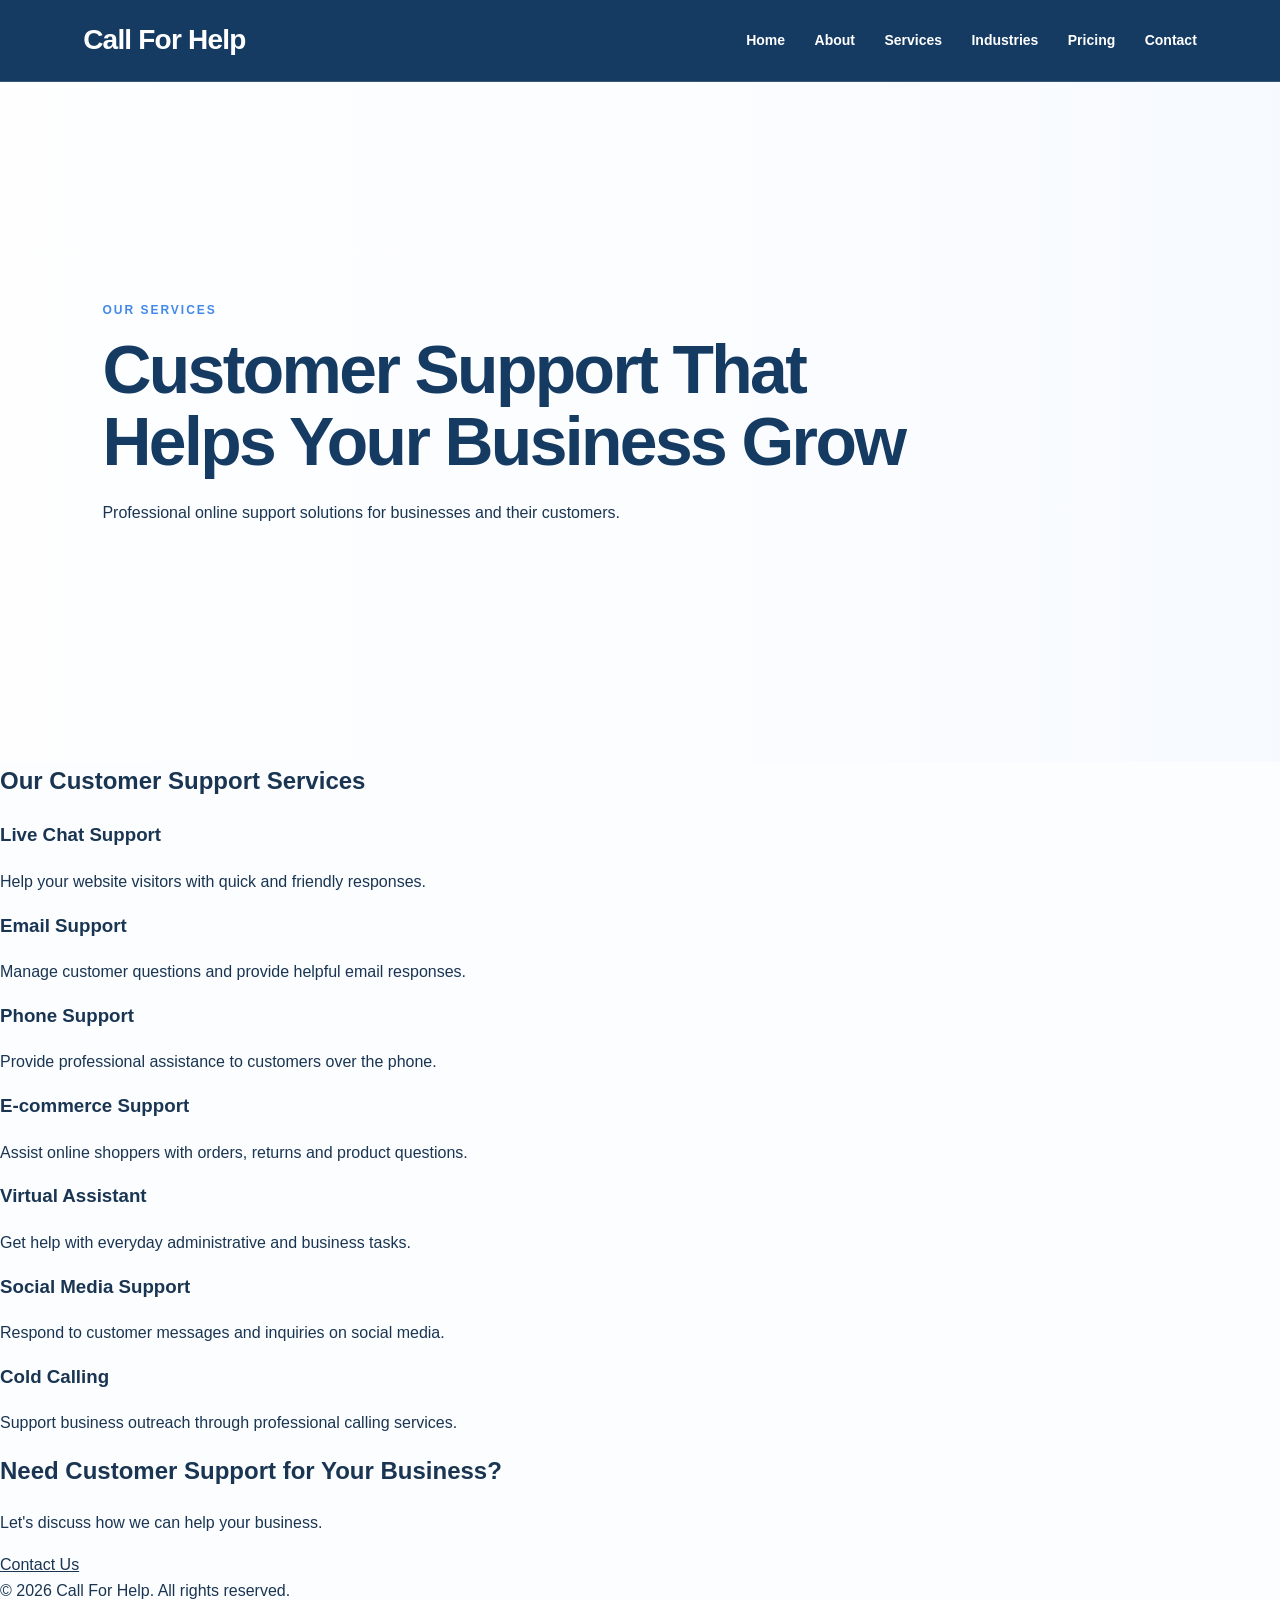
<file: services.html>
<!DOCTYPE html>
<html lang="en">
<head>
  <meta charset="UTF-8">
  <meta name="viewport" content="width=device-width, initial-scale=1.0">

  <title>Customer Support Services | Live Chat & Email Support</title>

  <meta name="description" content="Explore Call For Help services, including live chat, email and phone support, e-commerce assistance, virtual assistant services and social media support for businesses.">

  <link rel="icon" type="image/svg+xml" href="favicon.svg">
  <link rel="stylesheet" href="style.css">
</head>

<body>

  <header class="site-header">
    <a class="brand" href="index.html">
      <span>Call For Help</span>
    </a>

    <nav class="main-nav">
      <a href="index.html">Home</a>
      <a href="about.html">About</a>
      <a href="services.html">Services</a>
      <a href="index.html#industries">Industries</a>
      <a href="index.html#pricing">Pricing</a>
      <a href="index.html#contact">Contact</a>
    </nav>
  </header>

  <main>
    <section class="hero">
      <div class="hero-copy">
        <p class="eyebrow">OUR SERVICES</p>
        <h1>Customer Support That Helps Your Business Grow</h1>
        <p>Professional online support solutions for businesses and their customers.</p>
      </div>
    </section>

    <section class="section">
      <h2>Our Customer Support Services</h2>

      <h3>Live Chat Support</h3>
      <p>Help your website visitors with quick and friendly responses.</p>

      <h3>Email Support</h3>
      <p>Manage customer questions and provide helpful email responses.</p>

      <h3>Phone Support</h3>
      <p>Provide professional assistance to customers over the phone.</p>

      <h3>E-commerce Support</h3>
      <p>Assist online shoppers with orders, returns and product questions.</p>

      <h3>Virtual Assistant</h3>
      <p>Get help with everyday administrative and business tasks.</p>

      <h3>Social Media Support</h3>
      <p>Respond to customer messages and inquiries on social media.</p>

      <h3>Cold Calling</h3>
      <p>Support business outreach through professional calling services.</p>

      <h2>Need Customer Support for Your Business?</h2>
      <p>Let's discuss how we can help your business.</p>

      <a href="index.html#contact">Contact Us</a>
    </section>
  </main>

  <footer>
    <p>© 2026 Call For Help. All rights reserved.</p>
  </footer>

</body>
</html>
</file>
<file: style.css>
:root {
  --navy: #153b63;
  --navy-deep: #0c2745;
  --teal: #2878d0;
  --teal-pale: #eaf3ff;
  --orange: #4389e8;
  --ink: #1a3552;
  --muted: #637b98;
  --paper: #fbfdff;
  --white: #fff;
  --line: #d9e6f5;
  --shadow: 0 18px 50px rgba(21, 59, 99, .10);
}

* { box-sizing: border-box; }
html { scroll-behavior: smooth; scroll-padding-top: 90px; }
body { margin: 0; color: var(--ink); background: var(--paper); font-family: Inter, Arial, sans-serif; line-height: 1.6; }
img { max-width: 100%; }
a { color: inherit; }
button, input, select, textarea { font: inherit; }

.site-header {
  position: sticky; top: 0; z-index: 20; min-height: 82px; padding: 14px 6.5%;
  display: flex; align-items: center; justify-content: space-between; gap: 28px;
  background: var(--navy); border-bottom: 1px solid rgba(255, 255, 255, .15); backdrop-filter: blur(12px);
}
.brand { display: inline-flex; align-items: center; gap: 14px; color: var(--navy); text-decoration: none; white-space: nowrap; font-size: 28px; line-height: 1.1; font-weight: 900; letter-spacing: -.8px; }
.site-header .brand { color: white; }
.brand-mark { width: 60px; height: 48px; flex: 0 0 auto; color: var(--orange); stroke-width: 4.5; }
.brand-mark path { stroke-width: 4.5; }
.main-nav { display: flex; align-items: center; gap: clamp(20px, 2.3vw, 34px); }
.main-nav a { color: white; text-decoration: none; font-size: 14px; font-weight: 800; white-space: nowrap; }
.site-header .main-nav a:hover { color: #a9d2ff; }
.main-nav a:hover, .footer-links a:hover { color: var(--teal); }
.main-nav .nav-cta { padding: 11px 19px; color: var(--navy); background: white; border-radius: 999px; }
.main-nav .nav-cta:hover { color: var(--white); background: var(--navy); }
.site-header .main-nav .nav-cta:hover { color: var(--navy); background: #eaf3ff; }
.menu-toggle { display: none; border: 0; background: transparent; padding: 8px; cursor: pointer; }
.menu-toggle span { display: block; width: 25px; height: 2px; margin: 5px 0; border-radius: 2px; background: white; }

.hero { position: relative; isolation: isolate; overflow: hidden; min-height: 680px; padding: 75px 8%; display: grid; grid-template-columns: minmax(0, 1fr); align-items: center; background: #f2f7ff; }
.hero-background-video { position: absolute; inset: 0; z-index: 0; width: 100%; height: 100%; object-fit: cover; object-position: center; }
.hero::before { content: ""; position: absolute; inset: 0; z-index: 1; background: linear-gradient(90deg, rgba(255,255,255,.91) 0%, rgba(255,255,255,.74) 52%, rgba(255,255,255,.34) 100%); pointer-events: none; }
.hero-copy { position: relative; z-index: 2; max-width: 850px; }
.eyebrow { margin: 0 0 15px; color: var(--orange); font-size: 12px; line-height: 1.4; font-weight: 800; letter-spacing: 2px; text-transform: uppercase; }
h1, h2, h3, p { margin-top: 0; }
.hero h1 { margin-bottom: 22px; color: var(--navy); font-size: clamp(42px, 5.3vw, 68px); line-height: 1.06; letter-spacing: -2.6px; }
.hero h1 span { color: var(--teal); }
.hero-lede { max-width: 590px; margin-bottom: 0; color: var(--muted); font-size: 18px; line-height: 1.75; }
.hero-actions { margin-top: 28px; display: flex; align-items: center; flex-wrap: wrap; gap: 22px; }
.button { display: inline-flex; align-items: center; justify-content: center; gap: 14px; min-height: 50px; padding: 13px 21px; border: 0; border-radius: 999px; color: var(--white); background: var(--navy); text-decoration: none; font-weight: 700; cursor: pointer; transition: transform .18s ease, background .18s ease; }
.button:hover { transform: translateY(-2px); background: var(--teal); }
.text-link { color: var(--navy); font-weight: 700; text-decoration-color: var(--teal); text-underline-offset: 5px; }
.trust-points { margin: 32px 0 0; padding: 0; display: flex; flex-wrap: wrap; gap: 10px 20px; list-style: none; color: var(--navy); font-size: 13px; font-weight: 600; }
.trust-points li::before { content: "✓"; margin-right: 7px; color: var(--teal); font-weight: 800; }

.section-wrap { padding: 88px 8%; }
.section-title h2, .section-heading h2, .process h2, .pricing h2, .careers h2, .contact-copy h2 { max-width: 700px; margin: 0; color: var(--navy); font-size: clamp(34px, 4vw, 48px); line-height: 1.12; letter-spacing: -1.5px; }
#about .section-title h2.about-heading-animate { animation: about-heading-entrance 1s cubic-bezier(.2,.75,.25,1) both; }
@keyframes about-heading-entrance {
  from { opacity: 0; transform: translateY(30px) scale(.97); }
  to { opacity: 1; transform: translateY(0) scale(1); }
}
@media (prefers-reduced-motion: reduce) {
  #about .section-title h2 { animation: none; }
}
.intro { display: grid; grid-template-columns: .95fr 1.05fr; gap: 26px 8%; align-items: start; }

.intro-copy { padding-top: 5px; color: var(--muted); font-size: 16px; }
.intro-copy p:last-child { margin-bottom: 0; }
.about-grid { grid-column: 1 / -1; margin-top: 22px; display: grid; grid-template-columns: repeat(3, 1fr); gap: 18px; }
.soft-card { min-height: 190px; padding: 25px; background: var(--teal-pale); border: 1px solid #d7e6f8; border-radius: 18px; }
.card-icon { display: inline-block; margin-bottom: 17px; color: var(--teal); font-size: 12px; font-weight: 800; letter-spacing: 1px; }
.soft-card h3, .service-card h3, .benefit-grid h3, .industry-grid h3 { margin-bottom: 9px; color: var(--navy); font-size: 19px; line-height: 1.3; }
.soft-card p, .service-card p, .benefit-grid p, .industry-grid p { margin-bottom: 0; color: var(--muted); font-size: 14px; line-height: 1.7; }

.services { background: #f2f6fc; }
.section-heading { margin-bottom: 34px; display: flex; align-items: end; justify-content: space-between; gap: 30px; }
.section-heading > p { max-width: 380px; margin-bottom: 3px; color: var(--muted); }
.service-grid { display: grid; grid-template-columns: repeat(4, minmax(0, 1fr)); gap: 16px; }
.service-card { min-height: 258px; padding: 23px; display: flex; flex-direction: column; align-items: flex-start; background: var(--white); border: 1px solid #e2ebf7; border-radius: 17px; transition: transform .2s ease, box-shadow .2s ease; }
.service-card.reveal-ready { opacity: 0; transform: translateY(18px); }
.service-card.reveal-entering { animation: service-card-entrance .65s ease-out var(--reveal-delay, 0ms) both; }
.service-card.reveal-visible { opacity: 1; transform: translateY(0); }
@keyframes service-card-entrance {
  from { opacity: 0; transform: translateY(18px); }
  to { opacity: 1; transform: translateY(0); }
}
.service-card:hover { transform: translateY(-4px); box-shadow: var(--shadow); }
.service-icon { width: 38px; height: 38px; margin-bottom: 18px; display: grid; place-items: center; color: var(--teal); background: var(--teal-pale); border-radius: 12px; font-size: 20px; font-weight: 700; }
.service-card h3 { font-size: 17px; }
.service-card p { flex: 1; }
.service-card a { margin-top: 18px; color: var(--navy); font-size: 13px; font-weight: 700; text-decoration: none; }
.service-card a:hover { color: var(--teal); }
.fine-print { margin: 22px 0 0; color: var(--muted); font-size: 12px; line-height: 1.6; }

.benefits { position: relative; isolation: isolate; overflow: hidden; }
.benefits-background-video { position: absolute; inset: 0; z-index: 0; width: 100%; height: 100%; object-fit: cover; object-position: center; }
.benefits::before { content: ""; position: absolute; inset: 0; z-index: 1; background: rgba(255,255,255,.78); pointer-events: none; }
.benefits > :not(.benefits-background-video) { position: relative; z-index: 2; }
.benefit-grid { display: grid; grid-template-columns: repeat(3, 1fr); gap: 16px; }
.benefit-grid article { padding: 23px; border: 1px solid var(--line); border-radius: 16px; }
.benefit-grid article > span { display: inline-block; margin-bottom: 22px; color: var(--teal); font-size: 12px; font-weight: 800; letter-spacing: 1px; }
.benefit-grid h3 { font-size: 17px; }
.process { padding: 82px 0; color: white; background: var(--navy); }
.process .eyebrow { color: #a9d2ff; }
.process h2 { max-width: 720px; margin-bottom: 37px; color: white; }
.process-grid { display: grid; grid-template-columns: repeat(4, 1fr); gap: 17px; }
.process-grid article { min-height: 176px; padding: 23px; border: 1px solid rgba(255,255,255,.23); border-radius: 16px; background: rgba(255,255,255,.06); }
.process-grid article span { display: block; margin-bottom: 14px; color: #a9d2ff; font-size: 19px; font-weight: 800; }
.process-grid article p { margin: 0; color: #e7f0fc; font-size: 14px; }

.industries { background: var(--paper); }
.industry-grid { display: grid; grid-template-columns: repeat(4, 1fr); gap: 15px; }
.industry-grid article { min-height: 140px; padding: 22px; background: white; border: 1px solid var(--line); border-radius: 15px; }
.industry-grid h3 { font-size: 16px; }
.industry-grid p { font-size: 13px; }
.pricing { padding: 75px 8%; color: white; background: linear-gradient(115deg, var(--navy) 0%, #20558c 100%); }
.pricing-inner { display: grid; grid-template-columns: 1fr .8fr; gap: 8%; align-items: center; }
.pricing .eyebrow { color: #a9d2ff; }
.pricing h2 { color: white; }
.pricing-inner > div:last-child p { color: #e7f0fc; }
.button-light { margin-top: 9px; color: var(--navy); background: white; }
.button-light:hover { color: white; }
.careers { display: grid; grid-template-columns: 1fr .8fr; gap: 8%; align-items: center; }
.careers > div:last-child p { color: var(--muted); }
.faq { background: #f2f6fc; }
.faq-list { max-width: 900px; margin: 0 auto; border-top: 1px solid var(--line); }
.faq-list details { padding: 20px 4px; border-bottom: 1px solid var(--line); }
.faq-list summary { position: relative; padding-right: 35px; color: var(--navy); font-weight: 700; cursor: pointer; list-style: none; }
.faq-list summary::-webkit-details-marker { display: none; }
.faq-list summary::after { content: "+"; position: absolute; right: 4px; top: -4px; color: var(--teal); font-size: 24px; }
.faq-list details[open] summary::after { content: "−"; }
.faq-list details p { max-width: 760px; margin: 13px 0 0; color: var(--muted); }

.contact-section { padding: 88px 0; background: var(--teal-pale); }
.contact-layout { display: grid; grid-template-columns: .72fr 1.28fr; gap: 7%; align-items: start; padding-top: 0; padding-bottom: 0; }
.contact-copy > p:not(.eyebrow) { color: var(--muted); }
.contact-email { margin-top: 26px; font-weight: 700; }
.contact-email a { color: var(--navy); }
.contact-form { padding: 28px; background: white; border: 1px solid #d9e6f5; border-radius: 18px; box-shadow: var(--shadow); }
.form-row { display: grid; grid-template-columns: 1fr 1fr; gap: 15px; }
.contact-form label { margin-bottom: 16px; display: block; color: var(--navy); font-size: 13px; font-weight: 700; }
.contact-form label > span { color: var(--muted); font-weight: 400; }
.contact-form input:not([type="checkbox"]), .contact-form select, .contact-form textarea { width: 100%; margin-top: 7px; padding: 12px 13px; color: var(--ink); background: white; border: 1px solid #cbd9e8; border-radius: 9px; outline: none; }
.contact-form input:focus, .contact-form select:focus, .contact-form textarea:focus { border-color: var(--teal); box-shadow: 0 0 0 3px rgba(40,120,208,.15); }
.contact-form textarea { resize: vertical; }
.contact-form .consent { display: flex; align-items: flex-start; gap: 9px; color: var(--muted); font-weight: 500; }
.contact-form .consent input { margin-top: 4px; accent-color: var(--teal); }
.contact-form .button { width: 100%; }
.form-status { min-height: 1.5em; margin: 13px 0 0; color: var(--navy); font-size: 13px; }
.honeypot { position: absolute; left: -10000px; width: 1px; height: 1px; overflow: hidden; }
.legal { display: grid; grid-template-columns: 1fr 1fr; gap: 8%; }
.legal h2 { margin-bottom: 14px; color: var(--navy); font-size: 23px; }
.legal p:not(.eyebrow) { color: var(--muted); font-size: 13px; }
.site-footer { padding: 55px 8% 22px; display: grid; grid-template-columns: 2fr 1fr 1fr; gap: 32px; color: #eaf2ff; background: var(--navy-deep); }
.footer-brand .brand { color: white; }
.footer-brand p { max-width: 330px; margin-top: 15px; color: #bdcde0; font-size: 14px; }
.footer-links { display: flex; flex-direction: column; gap: 10px; }
.footer-links a { width: fit-content; color: #eaf2ff; text-decoration: none; font-size: 14px; }
.copyright { grid-column: 1 / -1; margin: 14px 0 0; padding-top: 17px; border-top: 1px solid rgba(255,255,255,.2); color: #bdcde0; text-align: center; font-size: 12px; }
.floating-contact { position: fixed; right: 22px; bottom: 22px; z-index: 16; width: 56px; height: 56px; display: grid; place-items: center; padding: 0; border: 0; color: white; background: var(--teal); border-radius: 50%; box-shadow: 0 8px 24px rgba(12,39,69,.22); text-decoration: none; font-size: 24px; cursor: pointer; }
.floating-contact:hover { background: var(--orange); }
.chat-popover { position: fixed; right: 22px; bottom: 92px; z-index: 16; width: min(350px, calc(100vw - 32px)); padding: 19px; color: var(--ink); background: white; border: 1px solid var(--line); border-radius: 18px; box-shadow: 0 18px 48px rgba(12,39,69,.2); }
.chat-popover[hidden] { display: none; }
.chat-popover-head { display: flex; align-items: center; gap: 11px; }
.chat-status { width: 10px; height: 10px; flex: 0 0 auto; border-radius: 50%; background: var(--teal); box-shadow: 0 0 0 4px var(--teal-pale); }
.chat-popover-head strong, .chat-popover-head small { display: block; }
.chat-popover-head strong { color: var(--navy); font-size: 15px; }
.chat-popover-head small { color: var(--muted); font-size: 12px; }
.chat-close { width: 32px; height: 32px; margin-left: auto; border: 0; border-radius: 50%; color: var(--muted); background: #f2f6fc; font-size: 23px; line-height: 1; cursor: pointer; }
.chat-popover > p { margin: 16px 0; color: var(--muted); font-size: 14px; line-height: 1.55; }
.chat-action { min-height: 44px; padding: 10px 14px; display: flex; justify-content: space-between; align-items: center; color: white; background: var(--navy); border-radius: 10px; text-decoration: none; font-size: 14px; font-weight: 700; }
.chat-action:hover { background: var(--teal); }
.chat-email { display: block; margin-top: 12px; color: var(--navy); text-align: center; font-size: 13px; font-weight: 700; }

@media (max-width: 1050px) {
  .site-header { padding-inline: 5%; }
  .main-nav { gap: 15px; }
  .main-nav a { font-size: 12px; }
  .hero { padding-inline: 6%; gap: 5%; }
  .service-grid { grid-template-columns: repeat(2, 1fr); }
  .industry-grid { grid-template-columns: repeat(3, 1fr); }
}
@media (max-width: 760px) {
  html { scroll-padding-top: 75px; }
  .site-header { min-height: 70px; padding: 12px 5%; }
  .brand { gap: 11px; font-size: 23px; }
  .brand-mark { width: 50px; height: 42px; }
  .menu-toggle { display: block; }
  .main-nav { position: absolute; top: 100%; left: 0; right: 0; padding: 12px 5% 20px; display: none; flex-direction: column; align-items: stretch; gap: 0; background: var(--navy); border-bottom: 1px solid rgba(255,255,255,.15); box-shadow: 0 14px 18px rgba(21,59,99,.08); }
  .main-nav.is-open { display: flex; }
  .main-nav a { padding: 12px 4px; font-size: 15px; }
  .main-nav .nav-cta { margin-top: 7px; padding: 12px 18px; text-align: center; }
  .hero { min-height: 0; padding: 58px 7% 65px; grid-template-columns: 1fr; gap: 38px; }
  .hero h1 { font-size: clamp(39px, 11vw, 58px); letter-spacing: -1.8px; }
  .hero-lede { font-size: 16px; }
  .hero-visual { min-height: 0; margin-right: 10px; }
  .section-wrap { padding: 65px 7%; }
  .intro { grid-template-columns: 1fr; gap: 18px; }
  .about-grid, .benefit-grid { grid-template-columns: repeat(2, 1fr); }
  .section-heading { align-items: flex-start; flex-direction: column; gap: 14px; }
  .services { padding-inline: 7%; }
  .process { padding: 65px 0; }
  .process-grid { grid-template-columns: repeat(2, 1fr); }
  .industry-grid { grid-template-columns: repeat(2, 1fr); }
  .pricing { padding: 60px 7%; }
  .pricing-inner, .careers, .contact-layout, .legal { grid-template-columns: 1fr; gap: 25px; }
  .contact-section { padding: 65px 0; }
  .site-footer { padding: 45px 7% 20px; grid-template-columns: 1fr 1fr; }
  .footer-brand { grid-column: 1 / -1; }
}
@media (max-width: 480px) {
  .hero-actions { align-items: flex-start; flex-direction: column; gap: 16px; }
  .trust-points { flex-direction: column; gap: 8px; }
  .about-grid, .service-grid, .benefit-grid, .process-grid, .industry-grid { grid-template-columns: 1fr; }
  .service-card { min-height: 0; }
  .industry-grid article { min-height: 0; }
  .form-row { grid-template-columns: 1fr; gap: 0; }
  .contact-form { padding: 20px; }
  .site-footer { grid-template-columns: 1fr; }
  .footer-brand { grid-column: auto; }
  .copyright { grid-column: 1; }
}
</file>
